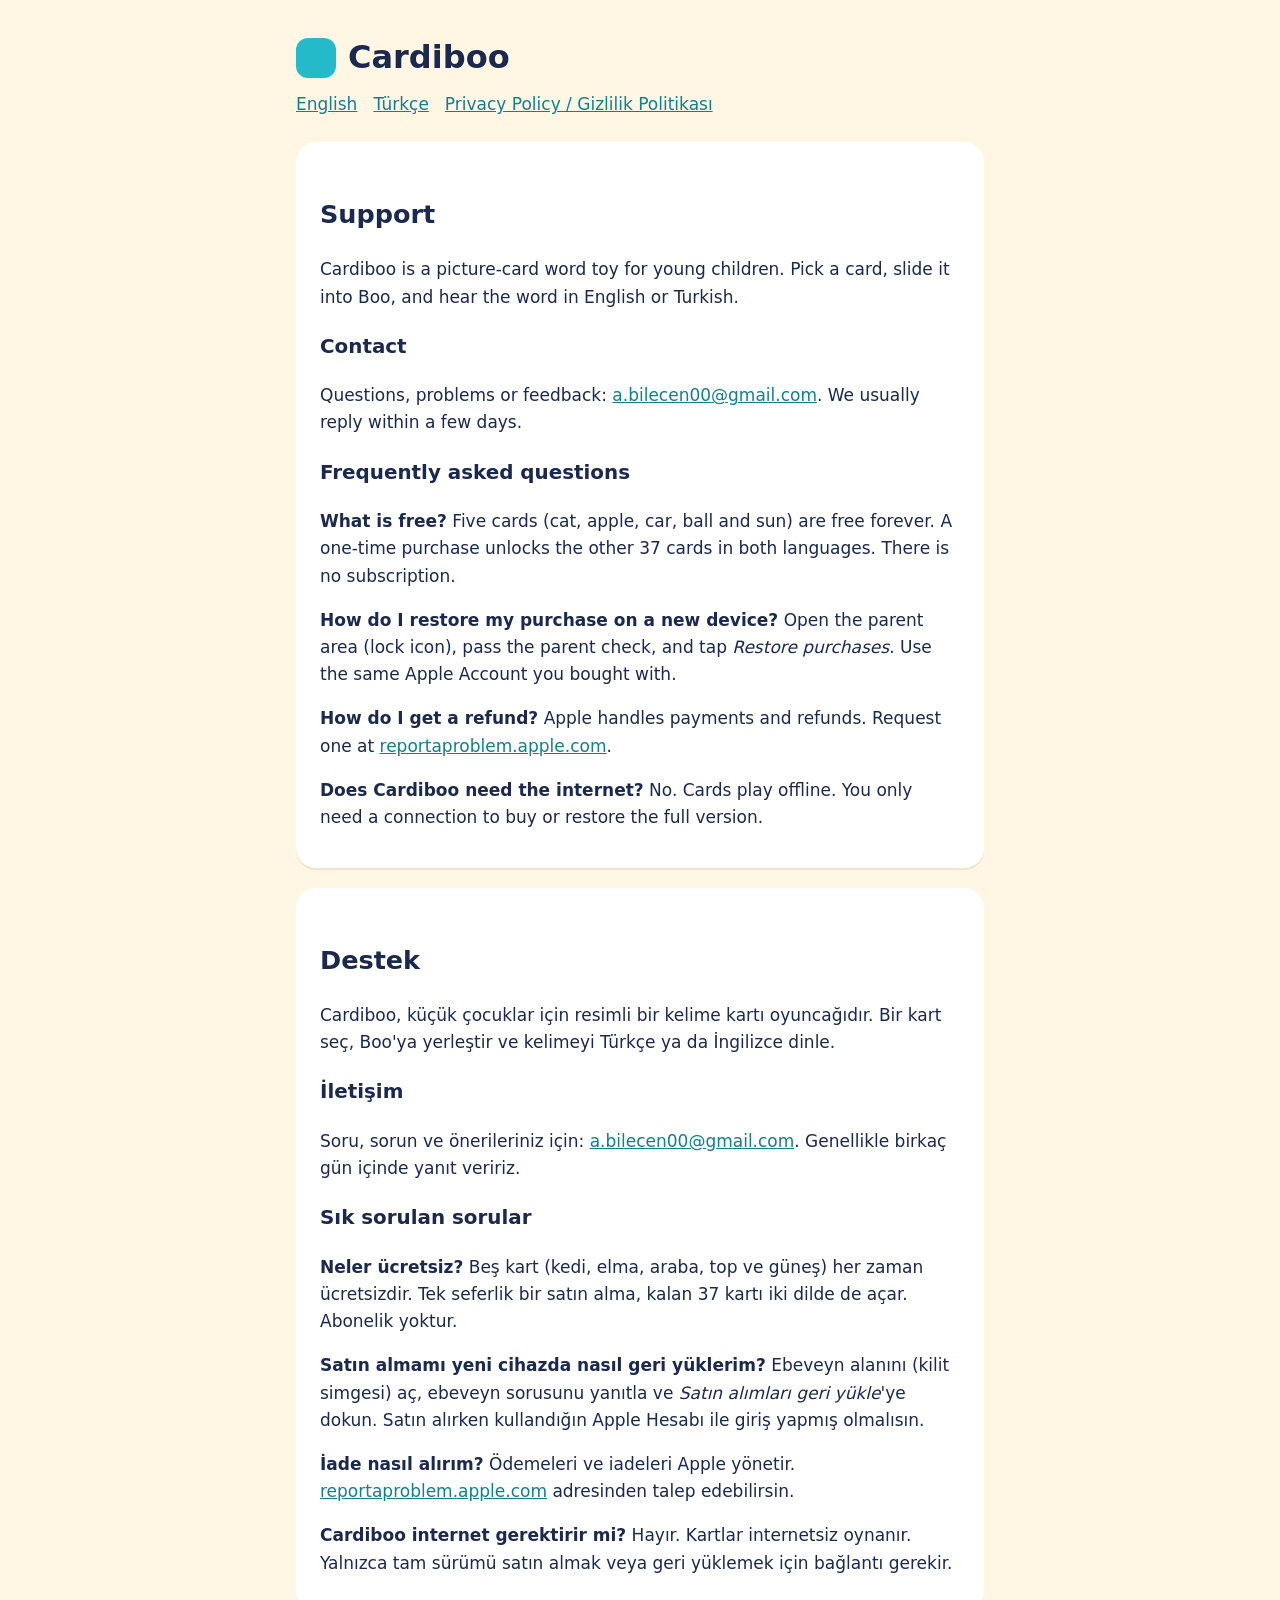
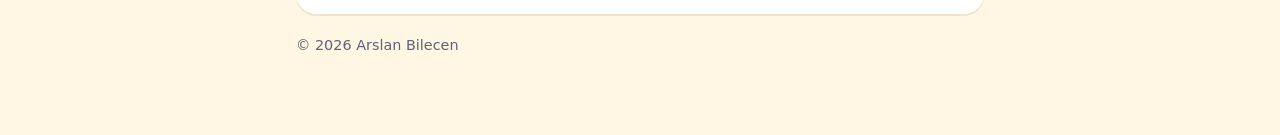
<file: index.html>
<!doctype html>
<html lang="en"><head><meta charset="utf-8"><meta name="viewport" content="width=device-width,initial-scale=1">
<title>Cardiboo Support</title><link rel="stylesheet" href="style.css"></head>
<body><main>
<header><div class="dot"></div><h1>Cardiboo</h1></header>
<nav><a href="#en">English</a><a href="#tr">Türkçe</a><a href="privacy.html">Privacy Policy / Gizlilik Politikası</a></nav>

<section class="lang" id="en">
<h2>Support</h2>
<p>Cardiboo is a picture-card word toy for young children. Pick a card, slide it into Boo, and hear the word in English or Turkish.</p>
<h3>Contact</h3>
<p>Questions, problems or feedback: <a href="mailto:a.bilecen00@gmail.com">a.bilecen00@gmail.com</a>. We usually reply within a few days.</p>
<h3>Frequently asked questions</h3>
<p><strong>What is free?</strong> Five cards (cat, apple, car, ball and sun) are free forever. A one-time purchase unlocks the other 37 cards in both languages. There is no subscription.</p>
<p><strong>How do I restore my purchase on a new device?</strong> Open the parent area (lock icon), pass the parent check, and tap <em>Restore purchases</em>. Use the same Apple Account you bought with.</p>
<p><strong>How do I get a refund?</strong> Apple handles payments and refunds. Request one at <a href="https://reportaproblem.apple.com">reportaproblem.apple.com</a>.</p>
<p><strong>Does Cardiboo need the internet?</strong> No. Cards play offline. You only need a connection to buy or restore the full version.</p>
</section>

<section class="lang" id="tr" lang="tr">
<h2>Destek</h2>
<p>Cardiboo, küçük çocuklar için resimli bir kelime kartı oyuncağıdır. Bir kart seç, Boo'ya yerleştir ve kelimeyi Türkçe ya da İngilizce dinle.</p>
<h3>İletişim</h3>
<p>Soru, sorun ve önerileriniz için: <a href="mailto:a.bilecen00@gmail.com">a.bilecen00@gmail.com</a>. Genellikle birkaç gün içinde yanıt veririz.</p>
<h3>Sık sorulan sorular</h3>
<p><strong>Neler ücretsiz?</strong> Beş kart (kedi, elma, araba, top ve güneş) her zaman ücretsizdir. Tek seferlik bir satın alma, kalan 37 kartı iki dilde de açar. Abonelik yoktur.</p>
<p><strong>Satın almamı yeni cihazda nasıl geri yüklerim?</strong> Ebeveyn alanını (kilit simgesi) aç, ebeveyn sorusunu yanıtla ve <em>Satın alımları geri yükle</em>'ye dokun. Satın alırken kullandığın Apple Hesabı ile giriş yapmış olmalısın.</p>
<p><strong>İade nasıl alırım?</strong> Ödemeleri ve iadeleri Apple yönetir. <a href="https://reportaproblem.apple.com">reportaproblem.apple.com</a> adresinden talep edebilirsin.</p>
<p><strong>Cardiboo internet gerektirir mi?</strong> Hayır. Kartlar internetsiz oynanır. Yalnızca tam sürümü satın almak veya geri yüklemek için bağlantı gerekir.</p>
</section>
<p class="muted">© 2026 Arslan Bilecen</p>
</main></body></html>
</file>
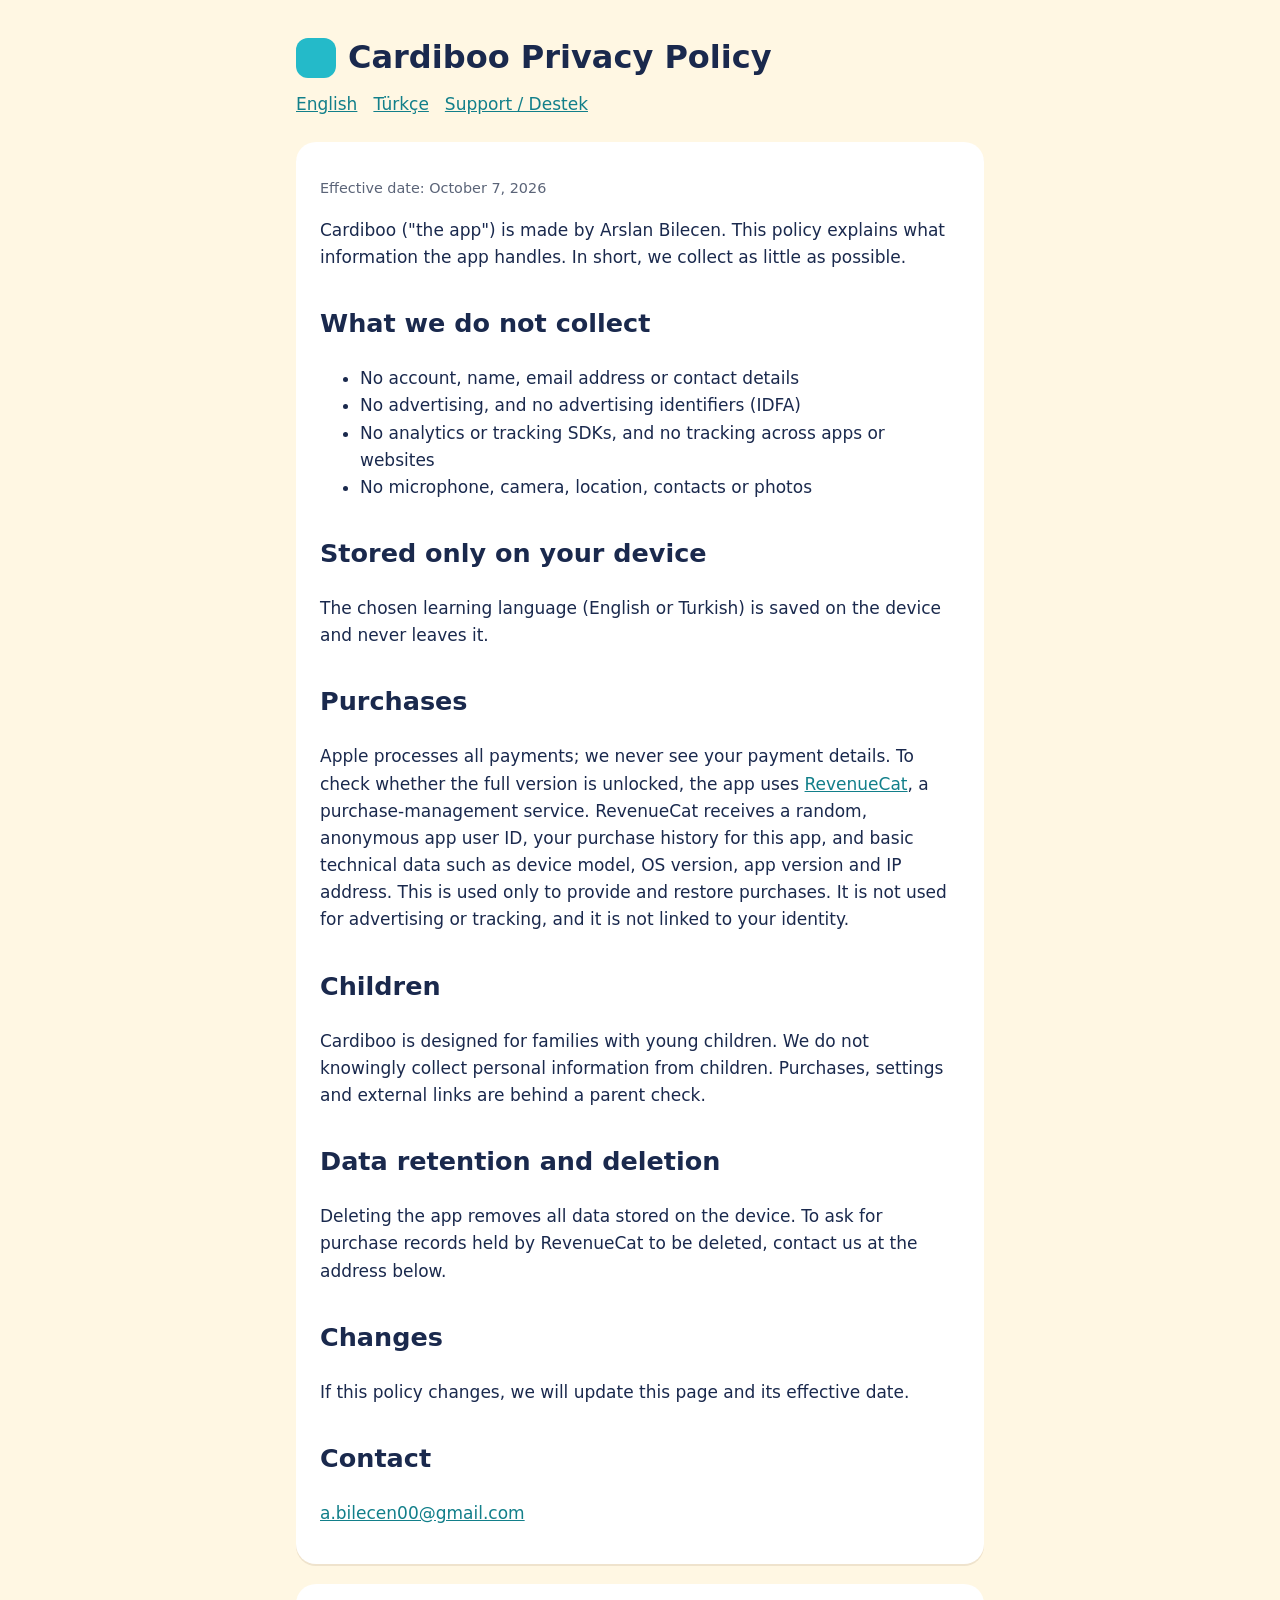
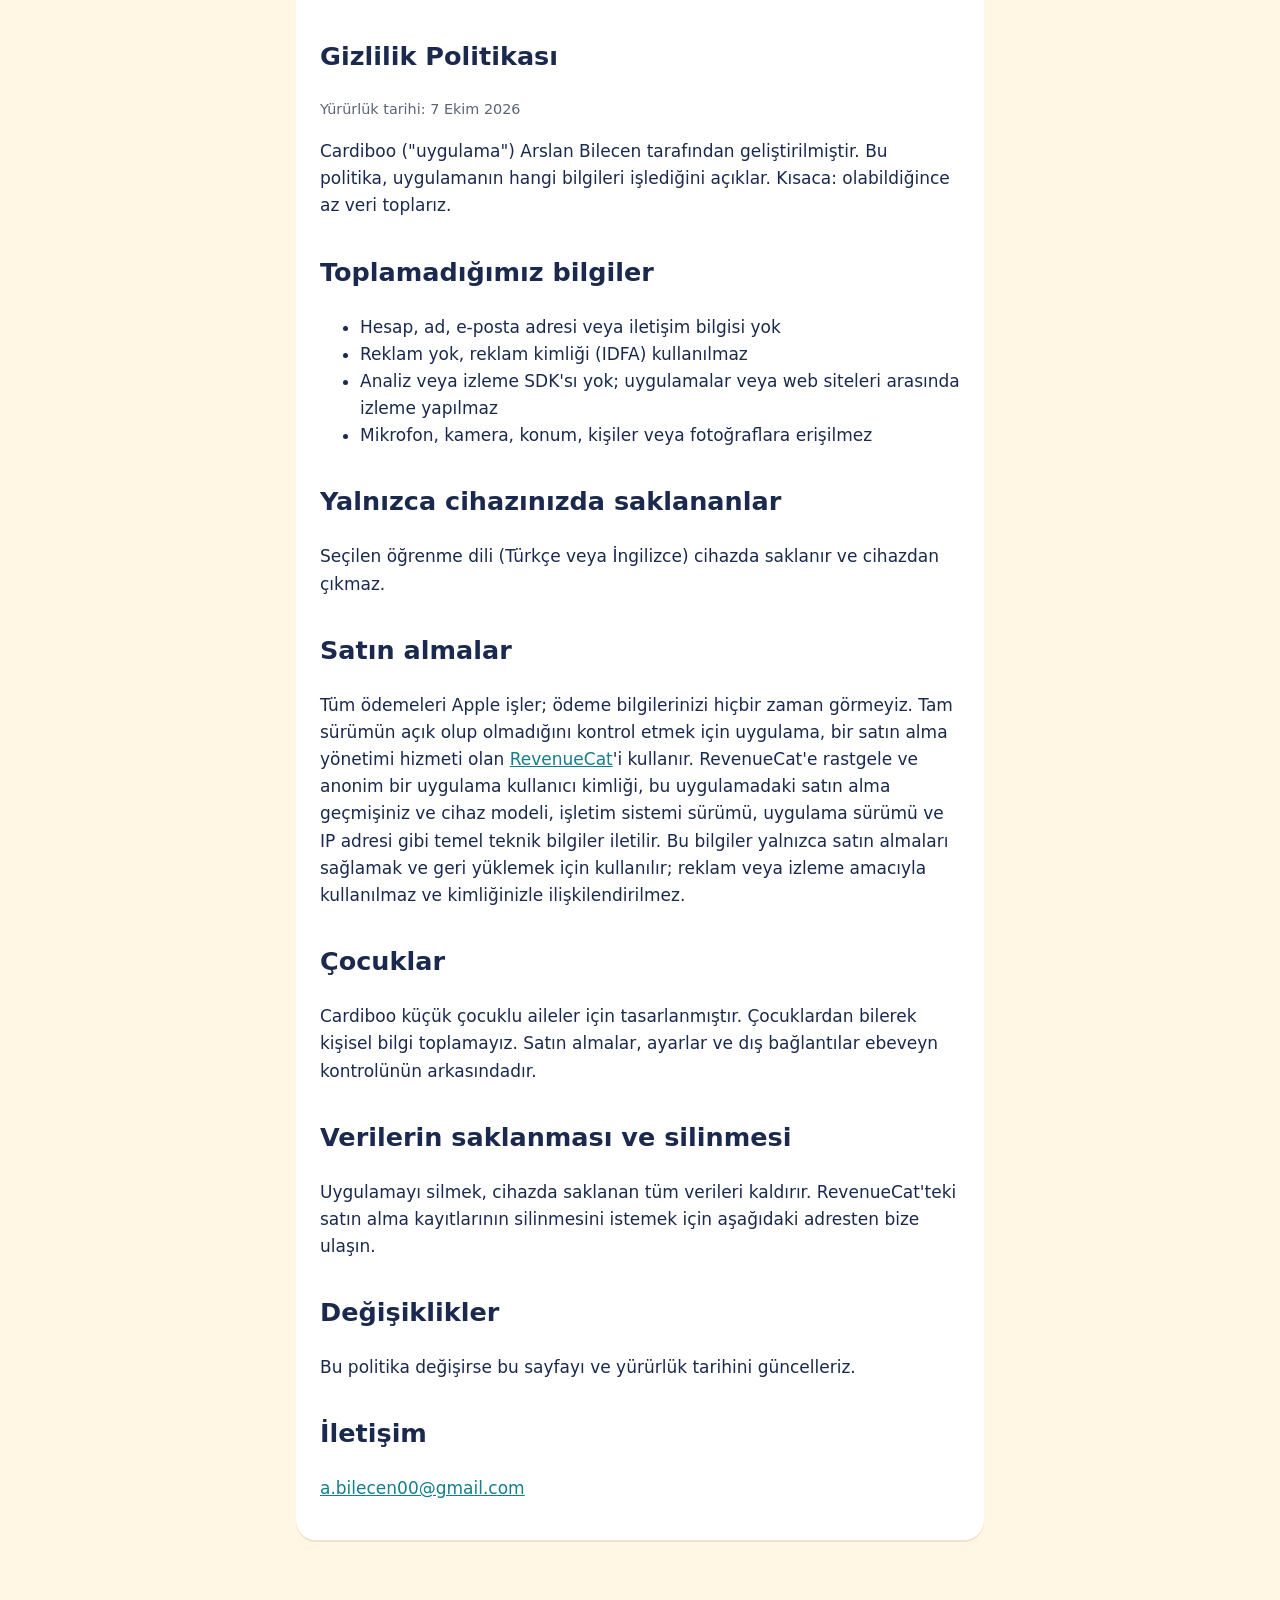
<file: privacy.html>
<!doctype html>
<html lang="en"><head><meta charset="utf-8"><meta name="viewport" content="width=device-width,initial-scale=1">
<title>Cardiboo Privacy Policy</title><link rel="stylesheet" href="style.css"></head>
<body><main>
<header><div class="dot"></div><h1>Cardiboo Privacy Policy</h1></header>
<nav><a href="#en">English</a><a href="#tr">Türkçe</a><a href="index.html">Support / Destek</a></nav>

<section class="lang" id="en">
<p class="muted">Effective date: October 7, 2026</p>
<p>Cardiboo ("the app") is made by Arslan Bilecen. This policy explains what information the app handles. In short, we collect as little as possible.</p>
<h2>What we do not collect</h2>
<ul>
<li>No account, name, email address or contact details</li>
<li>No advertising, and no advertising identifiers (IDFA)</li>
<li>No analytics or tracking SDKs, and no tracking across apps or websites</li>
<li>No microphone, camera, location, contacts or photos</li>
</ul>
<h2>Stored only on your device</h2>
<p>The chosen learning language (English or Turkish) is saved on the device and never leaves it.</p>
<h2>Purchases</h2>
<p>Apple processes all payments; we never see your payment details. To check whether the full version is unlocked, the app uses <a href="https://www.revenuecat.com/privacy">RevenueCat</a>, a purchase-management service. RevenueCat receives a random, anonymous app user ID, your purchase history for this app, and basic technical data such as device model, OS version, app version and IP address. This is used only to provide and restore purchases. It is not used for advertising or tracking, and it is not linked to your identity.</p>
<h2>Children</h2>
<p>Cardiboo is designed for families with young children. We do not knowingly collect personal information from children. Purchases, settings and external links are behind a parent check.</p>
<h2>Data retention and deletion</h2>
<p>Deleting the app removes all data stored on the device. To ask for purchase records held by RevenueCat to be deleted, contact us at the address below.</p>
<h2>Changes</h2>
<p>If this policy changes, we will update this page and its effective date.</p>
<h2>Contact</h2>
<p><a href="mailto:a.bilecen00@gmail.com">a.bilecen00@gmail.com</a></p>
</section>

<section class="lang" id="tr" lang="tr">
<h2>Gizlilik Politikası</h2>
<p class="muted">Yürürlük tarihi: 7 Ekim 2026</p>
<p>Cardiboo ("uygulama") Arslan Bilecen tarafından geliştirilmiştir. Bu politika, uygulamanın hangi bilgileri işlediğini açıklar. Kısaca: olabildiğince az veri toplarız.</p>
<h2>Toplamadığımız bilgiler</h2>
<ul>
<li>Hesap, ad, e-posta adresi veya iletişim bilgisi yok</li>
<li>Reklam yok, reklam kimliği (IDFA) kullanılmaz</li>
<li>Analiz veya izleme SDK'sı yok; uygulamalar veya web siteleri arasında izleme yapılmaz</li>
<li>Mikrofon, kamera, konum, kişiler veya fotoğraflara erişilmez</li>
</ul>
<h2>Yalnızca cihazınızda saklananlar</h2>
<p>Seçilen öğrenme dili (Türkçe veya İngilizce) cihazda saklanır ve cihazdan çıkmaz.</p>
<h2>Satın almalar</h2>
<p>Tüm ödemeleri Apple işler; ödeme bilgilerinizi hiçbir zaman görmeyiz. Tam sürümün açık olup olmadığını kontrol etmek için uygulama, bir satın alma yönetimi hizmeti olan <a href="https://www.revenuecat.com/privacy">RevenueCat</a>'i kullanır. RevenueCat'e rastgele ve anonim bir uygulama kullanıcı kimliği, bu uygulamadaki satın alma geçmişiniz ve cihaz modeli, işletim sistemi sürümü, uygulama sürümü ve IP adresi gibi temel teknik bilgiler iletilir. Bu bilgiler yalnızca satın almaları sağlamak ve geri yüklemek için kullanılır; reklam veya izleme amacıyla kullanılmaz ve kimliğinizle ilişkilendirilmez.</p>
<h2>Çocuklar</h2>
<p>Cardiboo küçük çocuklu aileler için tasarlanmıştır. Çocuklardan bilerek kişisel bilgi toplamayız. Satın almalar, ayarlar ve dış bağlantılar ebeveyn kontrolünün arkasındadır.</p>
<h2>Verilerin saklanması ve silinmesi</h2>
<p>Uygulamayı silmek, cihazda saklanan tüm verileri kaldırır. RevenueCat'teki satın alma kayıtlarının silinmesini istemek için aşağıdaki adresten bize ulaşın.</p>
<h2>Değişiklikler</h2>
<p>Bu politika değişirse bu sayfayı ve yürürlük tarihini güncelleriz.</p>
<h2>İletişim</h2>
<p><a href="mailto:a.bilecen00@gmail.com">a.bilecen00@gmail.com</a></p>
</section>
</main></body></html>
</file>
<file: style.css>
:root{--ink:#1a294d;--cream:#fff7e3;--teal:#24bac9;--card:#fff;--muted:#5b6478}
*{box-sizing:border-box}
body{margin:0;background:var(--cream);color:var(--ink);font:17px/1.6 ui-rounded,"SF Pro Rounded",-apple-system,system-ui,sans-serif}
main{max-width:720px;margin:0 auto;padding:32px 16px 64px}
header{display:flex;align-items:center;gap:12px;margin-bottom:8px}
header .dot{width:40px;height:40px;border-radius:12px;background:var(--teal)}
h1{font-size:2rem;margin:0}
h2{margin-top:2rem}
nav{margin:8px 0 24px;display:flex;gap:16px;flex-wrap:wrap}
a{color:#127f8a}
section.lang{background:var(--card);border-radius:20px;padding:20px 24px;margin:20px 0;box-shadow:0 2px 0 rgba(120,80,40,.12)}
.muted{color:var(--muted);font-size:.9rem}
</file>
